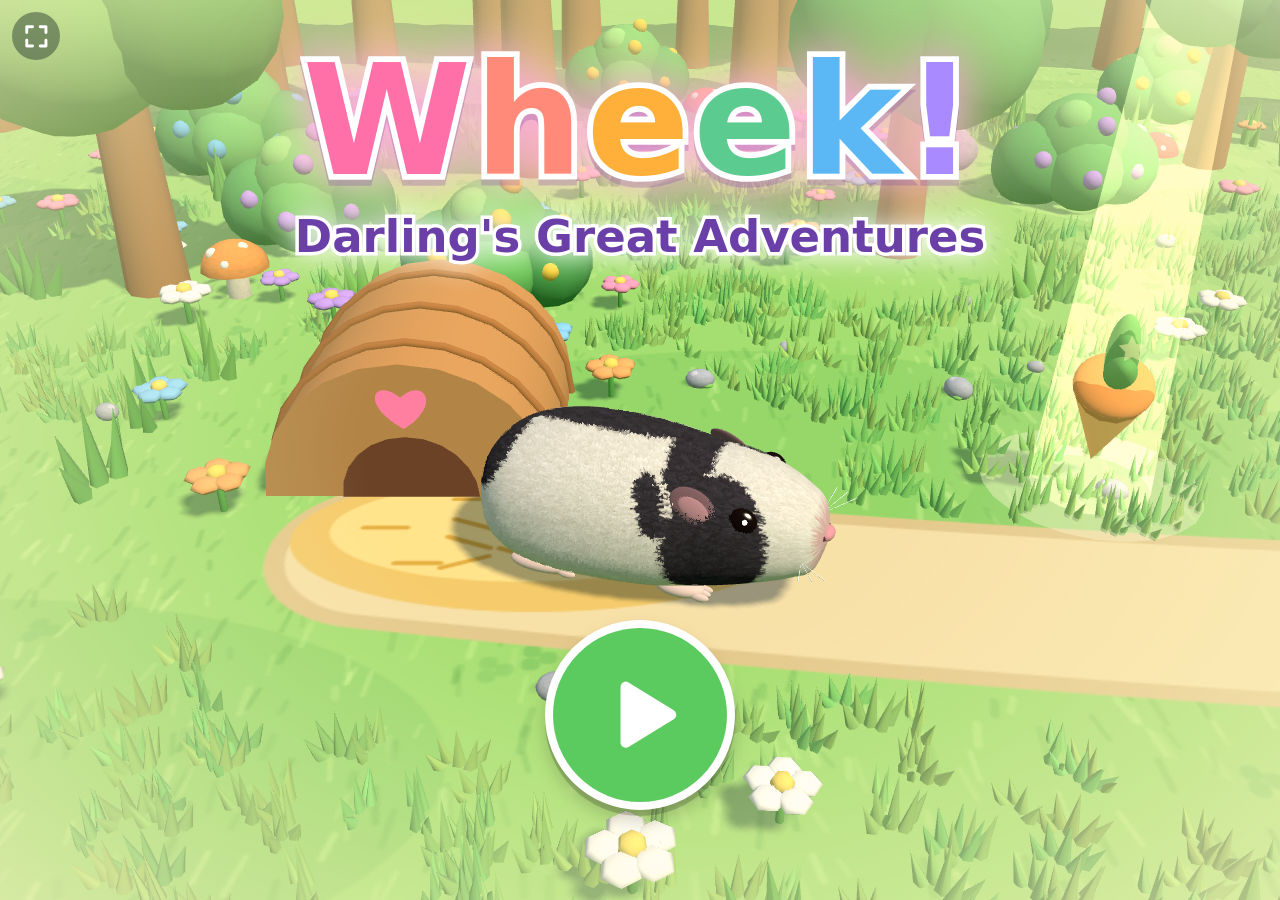
<file: index.html>
<!doctype html>
<html lang="en">
<head>
<meta charset="utf-8">
<meta name="viewport" content="width=device-width, initial-scale=1, maximum-scale=1, user-scalable=no, viewport-fit=cover">
<meta name="mobile-web-app-capable" content="yes">
<meta name="apple-mobile-web-app-capable" content="yes">
<title>Wheek! Darling's Great Adventures</title>
<meta name="apple-mobile-web-app-title" content="Wheek!">
<meta name="theme-color" content="#5CCB5F">
<link rel="manifest" href="manifest.webmanifest">
<link rel="icon" href="icons/icon-192.png">
<link rel="apple-touch-icon" href="icons/icon-180.png">
<link rel="stylesheet" href="style.css">
</head>
<body>
<canvas id="game"></canvas>
<canvas id="hud"></canvas>

<div id="ui" class="hidden">
  <button id="btn-mute" class="round small" aria-label="Sound on or off">
    <svg viewBox="0 0 64 64">
      <path d="M12 26h10l14-12v36L22 38H12z" fill="#fff"/>
      <g id="mute-waves" fill="none" stroke="#fff" stroke-width="5" stroke-linecap="round">
        <path d="M43 24a11 11 0 0 1 0 16"/><path d="M49 17a21 21 0 0 1 0 30"/>
      </g>
      <path id="mute-cross" d="M42 24l14 16M56 24L42 40" stroke="#fff" stroke-width="5" stroke-linecap="round" style="display:none"/>
    </svg>
  </button>

  <button id="btn-home" class="round small" aria-label="Back to the levels">
    <i class="key m">&#9776;</i>
    <svg viewBox="0 0 64 64" fill="#fff"><circle cx="14" cy="44" r="8"/><circle cx="32" cy="24" r="8"/><circle cx="50" cy="42" r="8"/></svg>
  </button>

  <div id="actions">
    <button id="btn-jump" class="round big" aria-label="Jump">
    <i class="key a">A</i>
      <svg viewBox="0 0 64 64" fill="none" stroke="#fff" stroke-width="6" stroke-linecap="round" stroke-linejoin="round">
        <path d="M10 50C14 18 40 10 52 34"/><path d="M40 33l12 3 3-12"/>
      </svg>
    </button>
    <button id="btn-sniff" class="round big" aria-label="Sniff">
    <i class="key y">Y</i>
      <svg viewBox="0 0 64 64">
        <ellipse cx="25" cy="37" rx="15" ry="12" fill="#F28C8C"/>
        <ellipse cx="21" cy="32" rx="5" ry="3" fill="#fff" opacity=".45"/>
        <circle cx="20" cy="39" r="2.6" fill="#B85C5C"/><circle cx="30" cy="39" r="2.6" fill="#B85C5C"/>
        <g fill="none" stroke="#fff" stroke-width="4.5" stroke-linecap="round">
          <path d="M43 25q6-4 4-11"/><path d="M47 35q8-2 9-9"/><path d="M45 46q8 3 12-2"/>
        </g>
      </svg>
    </button>
    <button id="btn-wheek" class="round big" aria-label="Wheek">
    <i class="key x">X</i>
      <svg viewBox="0 0 64 64">
        <ellipse cx="17" cy="32" rx="11" ry="14" fill="#A8344F"/>
        <ellipse cx="17" cy="39" rx="7" ry="6" fill="#FF9DB0"/>
        <g fill="none" stroke="#fff" stroke-width="4.5" stroke-linecap="round">
          <path d="M34 23a13 13 0 0 1 0 18"/><path d="M42 16a23 23 0 0 1 0 32"/><path d="M50 10a32 32 0 0 1 0 44"/>
        </g>
      </svg>
    </button>
  </div>
</div>

<button id="btn-full" class="round small corner hidden" aria-label="Full screen">
  <svg viewBox="0 0 64 64" fill="none" stroke="#fff" stroke-width="6" stroke-linecap="round" stroke-linejoin="round">
    <g id="full-open"><path d="M12 24V12h12M40 12h12v12M52 40v12H40M24 52H12V40"/></g>
    <g id="full-close" style="display:none"><path d="M24 12v12H12M52 24H40V12M40 52V40h12M12 40h12v12"/></g>
  </svg>
</button>
<button id="btn-install" class="round small corner hidden" aria-label="Install as an app">
  <svg viewBox="0 0 64 64" fill="none" stroke="#fff" stroke-width="6" stroke-linecap="round" stroke-linejoin="round">
    <path d="M32 10v28M20 28l12 12 12-12M12 46v8h40v-8"/>
  </svg>
</button>
<div id="ios-install" class="hidden" role="dialog" aria-label="How to install">
  <div class="card">
    <svg viewBox="0 0 220 70" fill="none" stroke="#3C4A3A" stroke-width="5" stroke-linecap="round" stroke-linejoin="round">
      <path d="M30 14v30M19 24l11-11 11 11M14 34v24h32V34"/>
      <path d="M78 36h26M94 26l10 10-10 10"/>
      <rect x="132" y="12" width="46" height="46" rx="10"/><path d="M155 24v22M144 35h22"/>
    </svg>
    <p>Share, then "Add to Home Screen"</p>
  </div>
</div>

<canvas id="puzzle" class="hidden"></canvas>

<div id="levels" class="hidden"><div id="trail"></div></div>

<!-- level finished: a big star, then "next level" (green) or "back to the stones" -->
<div id="done" class="hidden">
  <div class="prize">
    <div class="rays"></div>
    <svg class="bigstar" viewBox="0 0 64 64"><path d="M32 6l8 17 18 2-13 13 3 19-16-9-16 9 3-19L6 25l18-2z" fill="#FFD23F" stroke="#E89B00" stroke-width="3.5" stroke-linejoin="round"/><circle cx="25" cy="24" r="3.4" fill="#fff" opacity=".7"/></svg>
  </div>
  <div class="row">
    <button id="btn-trail" class="round" aria-label="Back to the levels">
    <i class="key b">B</i>
      <svg viewBox="0 0 64 64" fill="#fff"><circle cx="14" cy="44" r="8"/><circle cx="32" cy="24" r="8"/><circle cx="50" cy="42" r="8"/></svg>
    </button>
    <button id="btn-next" class="round" aria-label="Next level">
    <i class="key a">A</i>
      <svg viewBox="0 0 64 64"><path d="M24 16l26 16-26 16z" fill="#fff" stroke="#fff" stroke-width="6" stroke-linejoin="round"/></svg>
      <b id="next-num"></b>
    </button>
  </div>
</div>

<div id="title">
  <h1 id="logo" aria-label="Wheek! Darling's Great Adventures">
    <span class="wheek"><i>W</i><i>h</i><i>e</i><i>e</i><i>k</i><i>!</i></span>
    <span class="sub">Darling's Great Adventures</span>
  </h1>
  <button id="btn-play" class="round" aria-label="Play">
    <i class="key a">A</i>
    <svg viewBox="0 0 64 64"><path d="M24 16l26 16-26 16z" fill="#fff" stroke="#fff" stroke-width="6" stroke-linejoin="round"/></svg>
  </button>
</div>

<script type="module" src="src/main.js"></script>
</body>
</html>
</file>
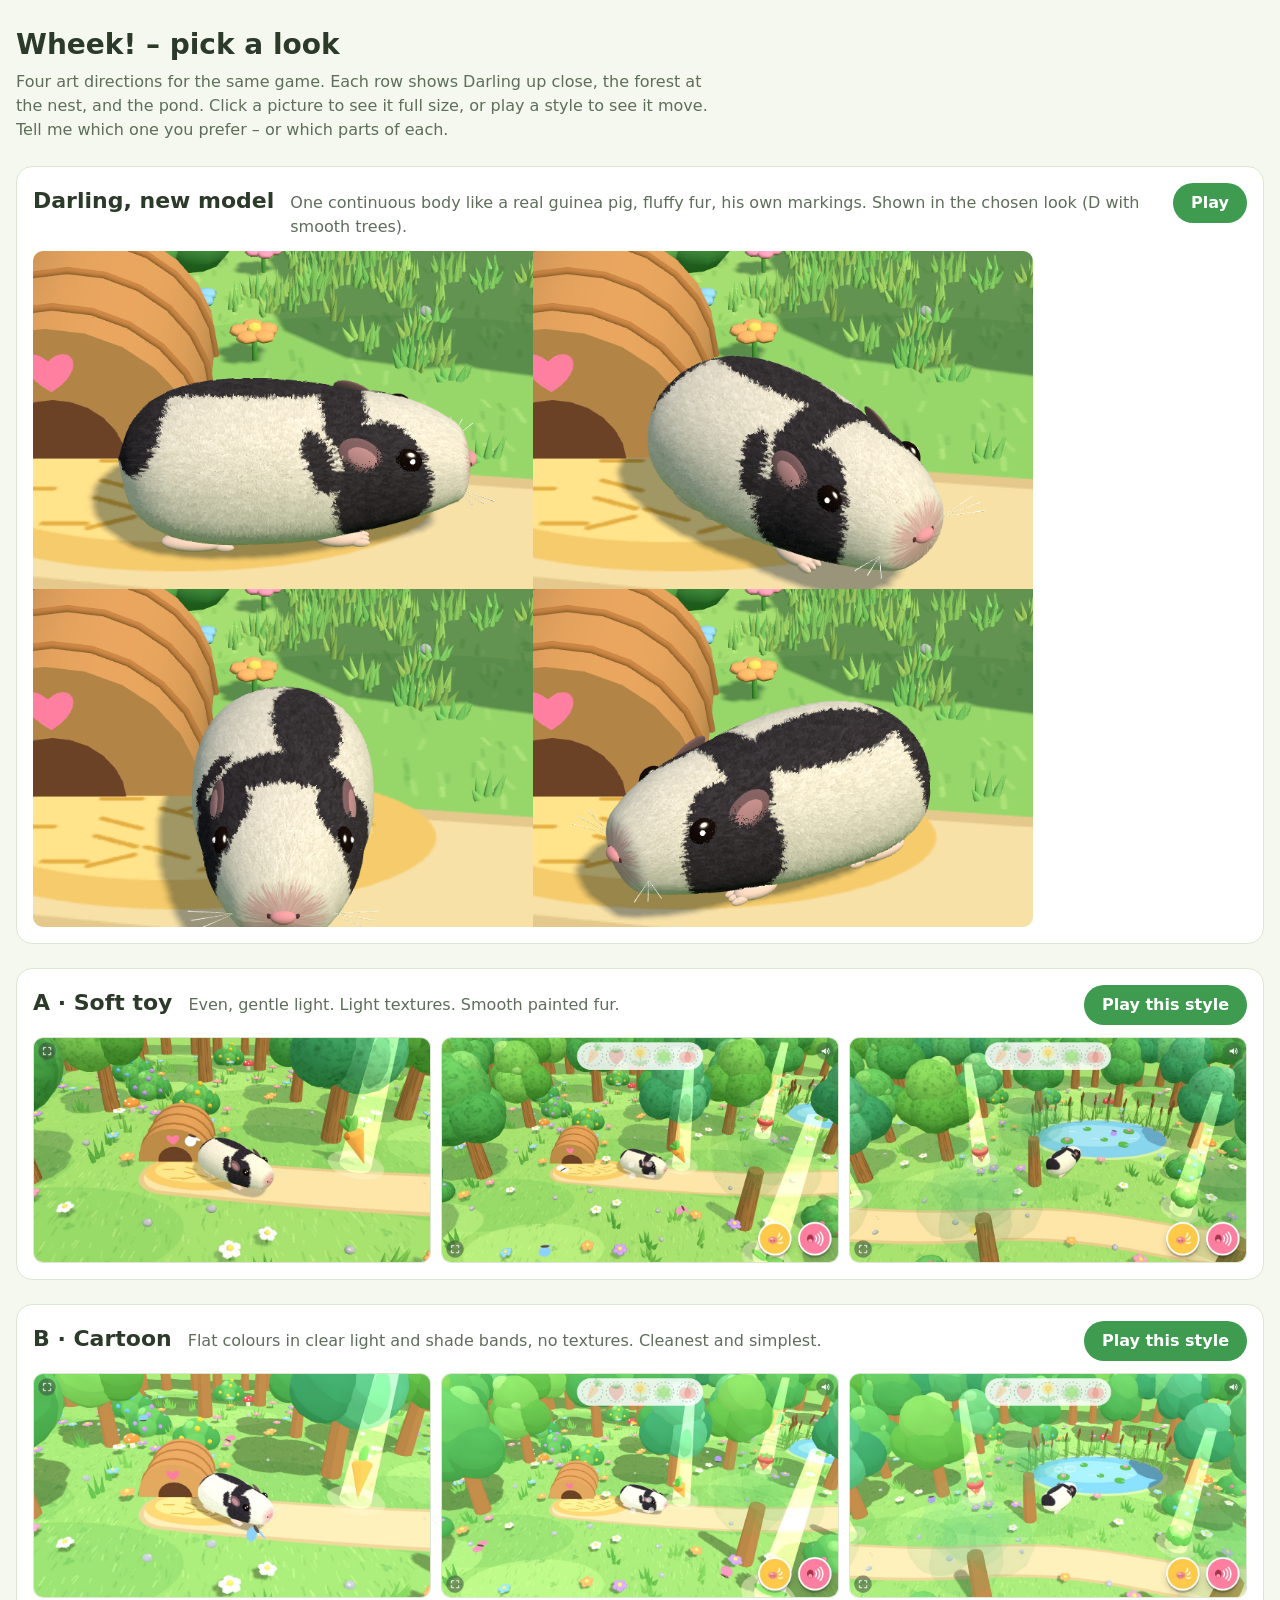
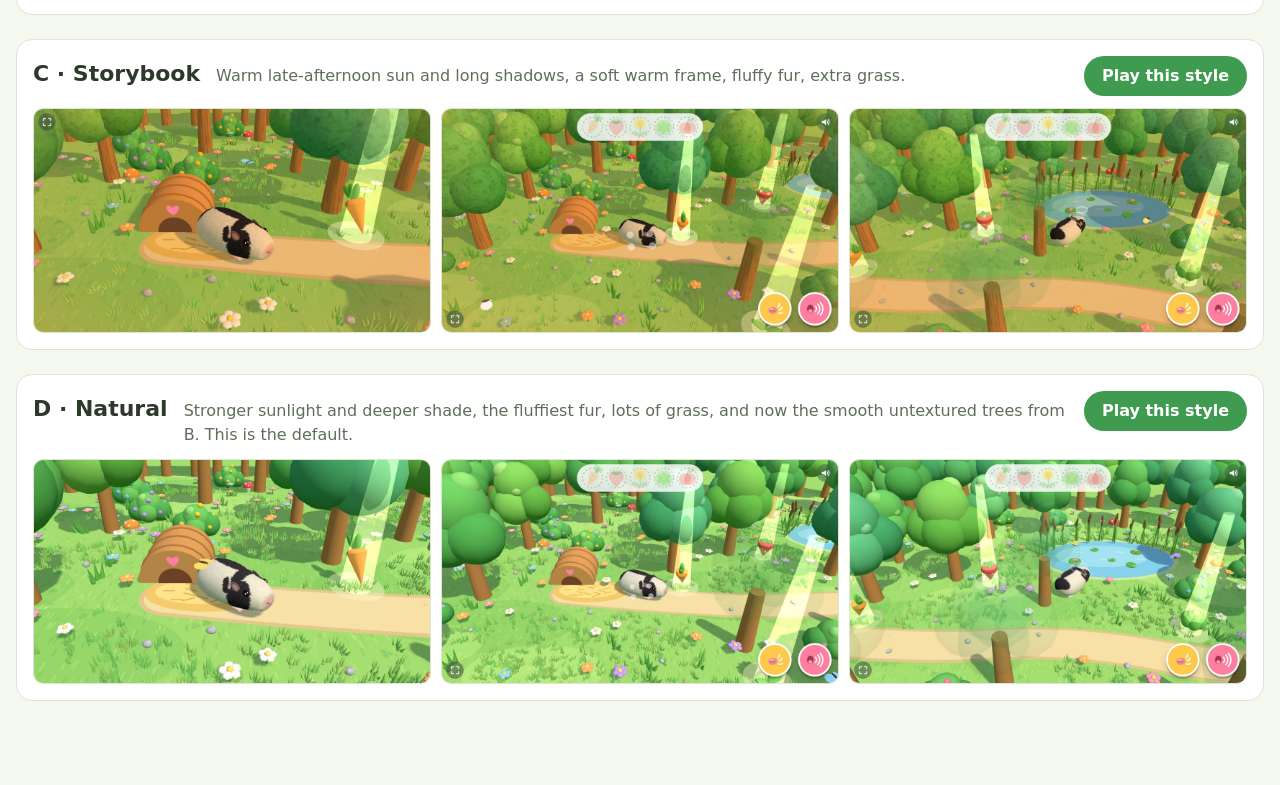
<file: styles.html>
<!doctype html>
<html lang="en">
<head>
<meta charset="utf-8">
<meta name="viewport" content="width=device-width, initial-scale=1">
<title>Wheek! – pick a look</title>
<style>
  :root { --bg: #F4F8EE; --card: #fff; --ink: #2C3A2A; --soft: #5E6E5A; --line: #DCE6D2; --go: #3E9B4F; }
  * { box-sizing: border-box; }
  body { margin: 0; background: var(--bg); color: var(--ink); font: 16px/1.5 system-ui, sans-serif; }
  main { max-width: 1500px; margin: 0 auto; padding: 24px 16px 60px; }
  h1 { margin: 0 0 4px; font-size: 28px; }
  p.lead { margin: 0 0 24px; color: var(--soft); max-width: 70ch; }
  section { background: var(--card); border: 1px solid var(--line); border-radius: 16px; padding: 16px; margin-bottom: 24px; }
  header { display: flex; flex-wrap: wrap; align-items: baseline; gap: 6px 16px; margin-bottom: 12px; }
  h2 { margin: 0; font-size: 22px; }
  header span { color: var(--soft); flex: 1 1 320px; }
  a.play { background: var(--go); color: #fff; text-decoration: none; font-weight: 700; padding: 8px 18px; border-radius: 999px; white-space: nowrap; }
  .shots { display: grid; grid-template-columns: repeat(auto-fit, minmax(280px, 1fr)); gap: 10px; }
  .shots a { display: block; }
  .shots img { width: 100%; height: auto; display: block; border-radius: 10px; border: 1px solid var(--line); }
</style>
</head>
<body>
<main>
  <h1>Wheek! – pick a look</h1>
  <p class="lead">Four art directions for the same game. Each row shows Darling up close, the forest at the nest, and the pond. Click a picture to see it full size, or play a style to see it move. Tell me which one you prefer – or which parts of each.</p>
  <section>
    <header><h2>Darling, new model</h2><span>One continuous body like a real guinea pig, fluffy fur, his own markings. Shown in the chosen look (D with smooth trees).</span><a class="play" href="./">Play</a></header>
    <a href="styles/darling.png"><img src="styles/darling.png" alt="Darling from four angles" style="width:100%;max-width:1000px;height:auto;display:block;border-radius:10px"></a>
  </section>
  <div id="list"></div>
</main>
<script>
const styles = [
  ['soft', 'A · Soft toy', 'Even, gentle light. Light textures. Smooth painted fur.'],
  ['toon', 'B · Cartoon', 'Flat colours in clear light and shade bands, no textures. Cleanest and simplest.'],
  ['story', 'C · Storybook', 'Warm late-afternoon sun and long shadows, a soft warm frame, fluffy fur, extra grass.'],
  ['real', 'D · Natural', 'Stronger sunlight and deeper shade, the fluffiest fur, lots of grass, and now the smooth untextured trees from B. This is the default.'],
];
document.getElementById('list').innerHTML = styles.map(([k, name, text]) => `
  <section>
    <header><h2>${name}</h2><span>${text}</span><a class="play" href="./?style=${k}">Play this style</a></header>
    <div class="shots">${['pig', 'forest', 'pond'].map((v) => `<a href="styles/${k}-${v}.jpg"><img src="styles/${k}-${v}.jpg" alt="${name}: ${v}" loading="lazy"></a>`).join('')}</div>
  </section>`).join('');
</script>
</body>
</html>
</file>
<file: style.css>
html, body {
  margin: 0; height: 100%; overflow: hidden;
  background: #9BD770;
  touch-action: none;
  -webkit-user-select: none; user-select: none;
  -webkit-touch-callout: none;
  -webkit-tap-highlight-color: transparent;
  overscroll-behavior: none;
}
#game, #hud { position: fixed; inset: 0; width: 100%; height: 100%; display: block; }
#hud { pointer-events: none; }
/* popup puzzles: a card over everything, the buttons included */
#puzzle { position: fixed; inset: 0; width: 100%; height: 100%; display: block; z-index: 6; touch-action: none; }

.hidden { display: none !important; }

button.round {
  border: 0; padding: 0; border-radius: 50%;
  cursor: pointer; outline: none;
  display: grid; place-items: center;
  box-shadow: 0 6px 0 rgba(0,0,0,.18), 0 10px 18px rgba(0,0,0,.18);
  transition: transform .08s ease, box-shadow .08s ease;
  touch-action: none;
}
button.round svg { width: 64%; height: 64%; pointer-events: none; }
button.round:active, button.round.pressed {
  transform: translateY(5px) scale(.96);
  box-shadow: 0 1px 0 rgba(0,0,0,.18), 0 3px 6px rgba(0,0,0,.18);
}

#actions {
  position: fixed;
  right: max(18px, env(safe-area-inset-right));
  bottom: max(18px, env(safe-area-inset-bottom));
  display: flex; gap: 18px; align-items: flex-end;
}
button.big { width: clamp(84px, 15vmin, 128px); height: clamp(84px, 15vmin, 128px); border: 5px solid #fff; }
#btn-sniff { background: #FFC94A; }
#btn-wheek { background: #FF7FA0; }
#btn-jump { background: #5CCB5F; }
#btn-home { right: calc(max(12px, env(safe-area-inset-right)) + 60px); }

/* the trail of level stones */
#levels {
  position: fixed; inset: 0; z-index: 4; display: grid; place-items: center;
  background: radial-gradient(ellipse at 50% 50%, rgba(255,250,220,.35) 0%, rgba(255,246,200,.75) 100%);
}
#trail { display: flex; flex-wrap: wrap; justify-content: center; align-items: center; gap: clamp(14px, 4vmin, 40px); padding: 6vmin; max-width: 900px; }
button.stone {
  position: relative; width: clamp(92px, 21vmin, 168px); height: clamp(92px, 21vmin, 168px);
  border: 7px solid #fff; background: #B9A58A; color: #fff;
  font: 900 clamp(46px, 11vmin, 88px)/1 "Baloo 2", "Fredoka", "Chalkboard SE", "Comic Sans MS", ui-rounded, "Arial Rounded MT Bold", system-ui, sans-serif;
}
button.stone:nth-child(even) { margin-top: clamp(30px, 9vmin, 80px); }
button.stone b { text-shadow: 0 4px 0 rgba(0,0,0,.18); }
button.stone.free { background: #FF9A5C; }
button.stone.done { background: #5BB8F5; }
button.stone.next { background: #5CCB5F; animation: pulse 1.1s ease-in-out infinite; box-shadow: 0 6px 0 rgba(0,0,0,.18), 0 0 0 12px rgba(255,255,255,.6); }
button.stone.locked { background: #C9CDC4; border-color: rgba(255,255,255,.7); color: rgba(255,255,255,.75); box-shadow: none; }
button.stone .badge { position: absolute; width: 46%; height: 46%; right: -12%; top: -14%; filter: drop-shadow(0 3px 0 rgba(0,0,0,.15)); }
button.stone.just .badge { animation: letter .7s cubic-bezier(.2,1.6,.4,1) .2s both; }
button.stone.no { animation: no .35s ease-in-out; }
@keyframes no { 0%,100% { transform: translateX(0); } 25% { transform: translateX(-9px); } 75% { transform: translateX(9px); } }

button.small {
  position: fixed;
  top: max(12px, env(safe-area-inset-top));
  right: max(12px, env(safe-area-inset-right));
  width: 48px; height: 48px;
  background: rgba(60, 110, 60, .55);
  box-shadow: none;
}

/* game controller: the buttons wear the Xbox letters while an Xbox pad is in use */
button.round { position: relative; }
button.small, button.corner { position: fixed; }
.key { display: none; }
body.pad.xbox .key {
  display: grid; place-items: center; position: absolute; left: -9%; top: -9%; width: 40%; height: 40%; min-width: 22px; min-height: 22px; border-radius: 50%; box-sizing: border-box;
  border: 3px solid #fff; color: #fff; font: 900 clamp(13px, 3.4vmin, 26px)/1 "Baloo 2", "Fredoka", ui-rounded, "Arial Rounded MT Bold", system-ui, sans-serif; font-style: normal;
  box-shadow: 0 2px 0 rgba(0,0,0,.2); pointer-events: none;
}
.key.a { background: #3FA63A; } .key.b { background: #E0392B; } .key.x { background: #1E7FE0; } .key.y { background: #F0A800; } .key.m { background: #5B6770; }
#btn-home .key { left: auto; right: -14%; top: auto; bottom: -14%; width: 24px; height: 24px; font-size: 12px; border-width: 2px; }
#btn-play .key, #btn-next .key { width: 30%; height: 30%; }
body.pad button.stone.sel { outline: 7px solid #2F8FE8; outline-offset: 6px; }

/* level finished */
#done {
  position: fixed; inset: 0; z-index: 4; display: flex; flex-direction: column; align-items: center; justify-content: center; gap: clamp(10px, 4vmin, 36px);
  background: radial-gradient(ellipse at 50% 45%, rgba(255,250,220,.15) 0%, rgba(255,246,200,.6) 100%);
}
#done .prize { position: relative; width: clamp(150px, 38vmin, 290px); aspect-ratio: 1; display: grid; place-items: center; }
#done .rays {
  position: absolute; inset: -32%; border-radius: 50%;
  background: repeating-conic-gradient(rgba(255,255,255,.75) 0 12deg, rgba(255,255,255,0) 12deg 30deg);
  -webkit-mask: radial-gradient(circle, #000 25%, transparent 70%); mask: radial-gradient(circle, #000 25%, transparent 70%);
  animation: spin 9s linear infinite;
}
#done .bigstar { position: relative; width: 100%; height: 100%; filter: drop-shadow(0 8px 0 rgba(160,100,0,.22)); animation: letter .7s cubic-bezier(.2,1.6,.4,1) both, bob 1.6s ease-in-out .8s infinite; }
#done .row { display: flex; align-items: center; gap: clamp(18px, 6vmin, 48px); animation: rise .45s ease-out .45s both; }
#btn-next { position: relative; width: clamp(120px, 26vmin, 200px); height: clamp(120px, 26vmin, 200px); background: #5CCB5F; border: 8px solid #fff; animation: pulse 1.2s ease-in-out .9s infinite; }
#btn-next b {
  position: absolute; right: -8%; top: -8%; min-width: 1.5em; height: 1.5em; border-radius: 1em; display: grid; place-items: center; padding: 0 .2em; box-sizing: border-box;
  background: #fff; color: #3E9E45; font: 900 clamp(22px, 5.5vmin, 40px)/1 "Baloo 2", "Fredoka", "Chalkboard SE", "Comic Sans MS", ui-rounded, "Arial Rounded MT Bold", system-ui, sans-serif;
  box-shadow: 0 3px 0 rgba(0,0,0,.15);
}
#btn-trail { width: clamp(76px, 15vmin, 116px); height: clamp(76px, 15vmin, 116px); background: #B9A58A; border: 6px solid #fff; }
#done.last #btn-next { display: none; }
#done.last #btn-trail { width: clamp(120px, 26vmin, 200px); height: clamp(120px, 26vmin, 200px); background: #5BB8F5; animation: pulse 1.2s ease-in-out .9s infinite; }
@keyframes spin { to { transform: rotate(360deg); } }
@media (prefers-reduced-motion: reduce) { #done .rays { animation: none; } }

/* gentle "try me" wiggle used as a hint */
@keyframes nudge {
  0%, 100% { transform: translateY(0) scale(1); }
  20% { transform: translateY(-16px) scale(1.12); }
  40% { transform: translateY(0) scale(1); }
  55% { transform: translateY(-8px) scale(1.06); }
  70% { transform: translateY(0) scale(1); }
}
button.nudge { animation: nudge 1.3s ease-in-out infinite; box-shadow: 0 6px 0 rgba(0,0,0,.18), 0 0 0 10px rgba(255,255,255,.55); }

#title {
  position: fixed; inset: 0;
  display: flex; flex-direction: column; align-items: center; justify-content: space-between;
  padding: 5vh 4vw 10vh;
  background: radial-gradient(ellipse at 50% 50%, rgba(255,255,255,0) 30%, rgba(255,246,200,.6) 100%);
}
#logo {
  margin: 0; text-align: center; line-height: 1; user-select: none; pointer-events: none;
  font-family: "Baloo 2", "Fredoka", "Chalkboard SE", "Comic Sans MS", ui-rounded, "Arial Rounded MT Bold", system-ui, sans-serif;
  font-weight: 900;
}
#logo span { display: block; }
#logo .wheek {
  font-size: clamp(64px, 17vmin, 170px); letter-spacing: .02em; color: #FF6FA8;
  -webkit-text-stroke: clamp(5px, 1.3vmin, 12px) #fff; paint-order: stroke fill;
  filter: drop-shadow(0 6px 0 rgba(120,60,160,.25)) drop-shadow(0 0 22px rgba(255,170,230,.95)) drop-shadow(0 0 50px rgba(255,240,170,.8));
}
#logo .wheek i { display: inline-block; font-style: normal; opacity: 0; }
#logo.go .wheek i { animation: letter .55s cubic-bezier(.2,1.6,.4,1) both, bob 1.6s ease-in-out .7s infinite; }
#logo .wheek i:nth-child(1) { animation-delay: 0s, .7s; color: #FF6FA8; }
#logo .wheek i:nth-child(2) { animation-delay: .07s, .8s; color: #FF8A7A; }
#logo .wheek i:nth-child(3) { animation-delay: .14s, .9s; color: #FFB03A; }
#logo .wheek i:nth-child(4) { animation-delay: .21s, 1s; color: #5CCB8F; }
#logo .wheek i:nth-child(5) { animation-delay: .28s, 1.1s; color: #5BB8F5; }
#logo .wheek i:nth-child(6) { animation-delay: .35s, 1.2s; color: #A98BFF; }
#logo .sub {
  margin-top: .35em; font-size: clamp(20px, 5vmin, 50px); color: #6B3FA8; opacity: 0;
  -webkit-text-stroke: clamp(3px, .8vmin, 7px) #fff; paint-order: stroke fill;
  filter: drop-shadow(0 0 14px rgba(255,255,255,.95));
}
#logo.go .sub { animation: rise .6s ease-out .55s both; }
@keyframes letter { 0% { opacity: 0; transform: translateY(40%) scale(.2) rotate(-25deg); } 100% { opacity: 1; transform: none; } }
@keyframes bob { 0%,100% { transform: translateY(0) rotate(0); } 50% { transform: translateY(-9%) rotate(3deg); } }
@keyframes rise { from { opacity: 0; transform: translateY(40%); } to { opacity: 1; transform: none; } }
@keyframes pulse { 0%,100% { transform: scale(1); } 50% { transform: scale(1.12); } }
#btn-play {
  width: clamp(120px, 24vmin, 190px); height: clamp(120px, 24vmin, 190px);
  background: #5CCB5F; border: 8px solid #fff;
  animation: pulse 1.2s ease-in-out infinite;
}

/* grown-up buttons in the top-left corner: full screen and install */
button.corner { position: fixed; top: max(12px, env(safe-area-inset-top)); left: max(12px, env(safe-area-inset-left)); z-index: 5; background: rgba(60,80,60,.55); }
#btn-install { left: calc(max(12px, env(safe-area-inset-left)) + 60px); background: #4A90D9; }
body.playing #btn-install { display: none !important; }
body:not(.playing) #btn-home { display: none; }
body.playing #btn-full { top: auto; bottom: max(12px, env(safe-area-inset-bottom)); }
#ios-install { position: fixed; inset: 0; z-index: 9; display: grid; place-items: center; background: rgba(40,60,40,.45); }
#ios-install .card { background: #fff; border-radius: 22px; padding: 18px 22px; text-align: center; font: 600 17px system-ui, sans-serif; color: #3C4A3A; max-width: 84vw; }
#ios-install svg { width: 220px; max-width: 100%; }
#ios-install p { margin: 6px 0 0; }
</file>
